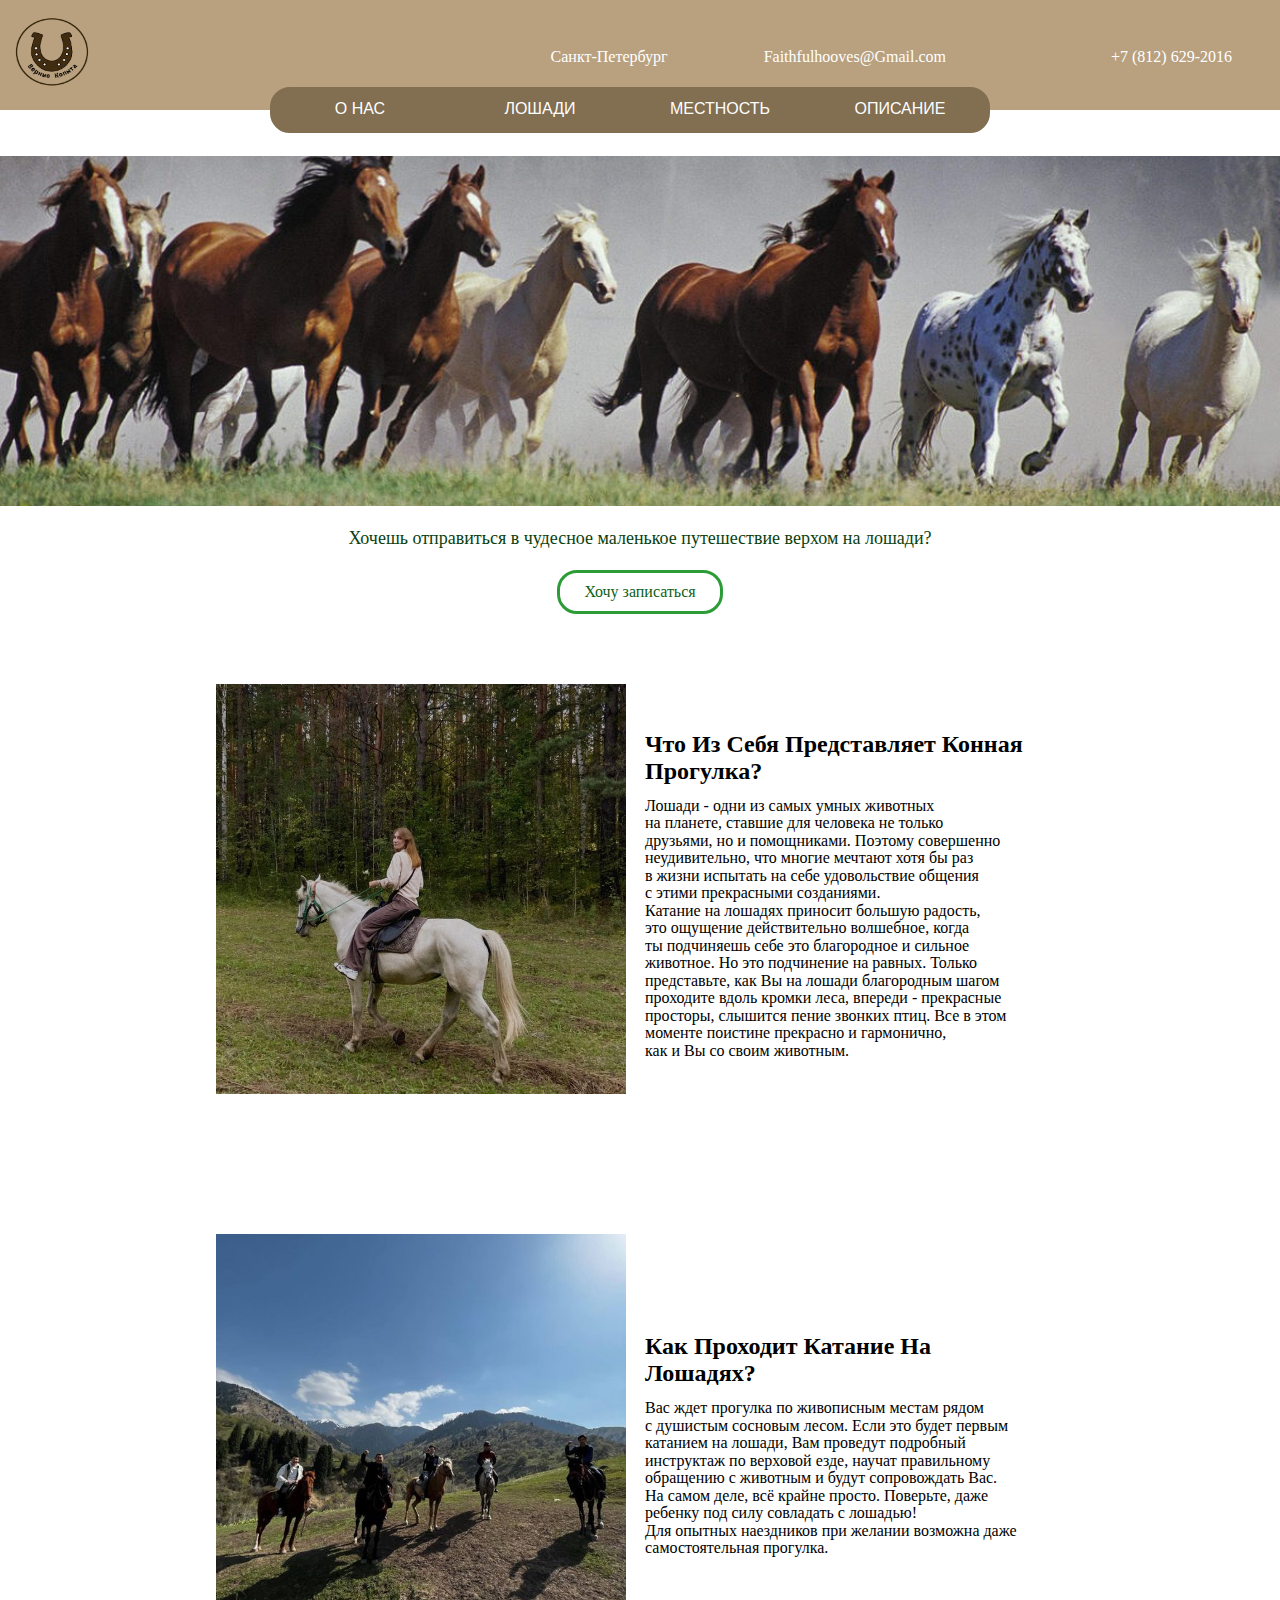
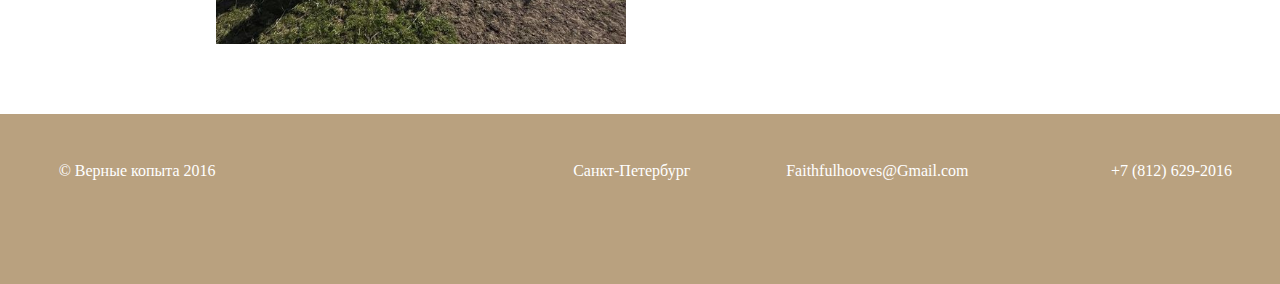
<file: Index.html>
<!DOCTYPE html>
<html lang="ru">
    <head>
        <meta charset="utf-8">
        <title>Верные копыта</title>
        <style>
          @import url(StyleIndex.css);
		  @import url(Style.css);
        </style>
    </head>
    <body>

        <div class="flex-container">
            <div class="flex-item2 item1"><img src="img/e-134788886-01.png" width="100" height="100" alt=""></div>
            <div class="flex-item item2">Санкт-Петербург</div>
            <div class="flex-item item3">Faithfulhooves@Gmail.com</div>
			<div class="flex-item item4">+7 (812) 629-2016</div>
        </div>

        <div class="btn-group2" role="group" aria-label="Basic example">
            <button class="btn btn-secondary" style="border-radius: 20px 0px 0px 20px;">О НАС
            <button class="btn btn-secondary">ЛОШАДИ
            <button class="btn btn-secondary">МЕСТНОСТЬ
            <button class="btn btn-secondary" style="border-radius: 0px 20px 20px 0px;">ОПИСАНИЕ</button>
        </div>


		<div class="wrapper exmp">
		<img src="img/koni-loshadi-tabun-begut.jpg" alt="">
		</div>
		<div class="flex-itm item5">Хочешь отправиться в чудесное маленькое путешествие верхом на лошади?</div>
		<div>
	      <a class="button" href="Form.html" style="text-decoration: none">Хочу записаться</a></div>
        </div>
		<div class="flex-container1 center">
            <div class="wrapper1 exmp1"><img src="img/7609d4d93ad501c90295bb0b2a83126f.jpg" alt=""></div>
            <div class="flex-item1 item7"><h2>Что Из Себя Представляет Конная Прогулка?</h2>
            <p>    Лошади - одни из самых умных животных </p>
<p> на планете, ставшие для человека не только </p>
<p> друзьями, но и помощниками. Поэтому совершенно </p>
<p> неудивительно, что многие мечтают хотя бы раз </p>
<p> в жизни испытать на себе удовольствие общения </p>
<p> с этими прекрасными созданиями.</p>

    <p>   Катание на лошадях приносит большую радость, </p>
<p> это ощущение действительно волшебное, когда </p>
<p> ты подчиняешь себе это благородное и сильное </p>
<p> животное. Но это подчинение на равных. Только </p>
<p> представьте, как Вы на лошади благородным шагом </p>
<p> проходите вдоль кромки леса, впереди - прекрасные </p>
<p> просторы, слышится пение звонких птиц. Все в этом </p>
<p> моменте поистине прекрасно и гармонично, </p>
<p> как и Вы со своим животным.</p></div>
        </div>
		
	     <div class="flex-container2 center">
            <div class="wrapper1 exmp1"><img src="img/e9be36d543b1cd2c8a3e0f62a675c9e8.jpg" alt=""></div>
            <div class="flex-item1 item7"><h2>Как Проходит Катание На Лошадях?</h2>
            <p>    Вас ждет прогулка по живописным местам рядом </p>
<p>с душистым сосновым лесом. Если это будет первым</p>
 <p>катанием на лошади, Вам проведут подробный</p>
 <p>инструктаж по верховой езде, научат правильному</p>
 <p>обращению с животным и будут сопровождать Вас.</p> 
<p>На самом деле, всё крайне просто. Поверьте, даже</p>
 <p>ребенку под силу совладать с лошадью!</p>
 <p>Для опытных наездников при желании возможна даже</p>
 <p>самостоятельная прогулка.</p></div>
        </div>
		
		<div class="flex-container3 ">
            <div class="flex-item item1">&copy; Верные копыта 2016</div>
            <div class="flex-item item2">Санкт-Петербург</div>
            <div class="flex-item item3">Faithfulhooves@Gmail.com</div>
			<div class="flex-item item4">+7 (812) 629-2016</div>
        </div>
</html>
</file>
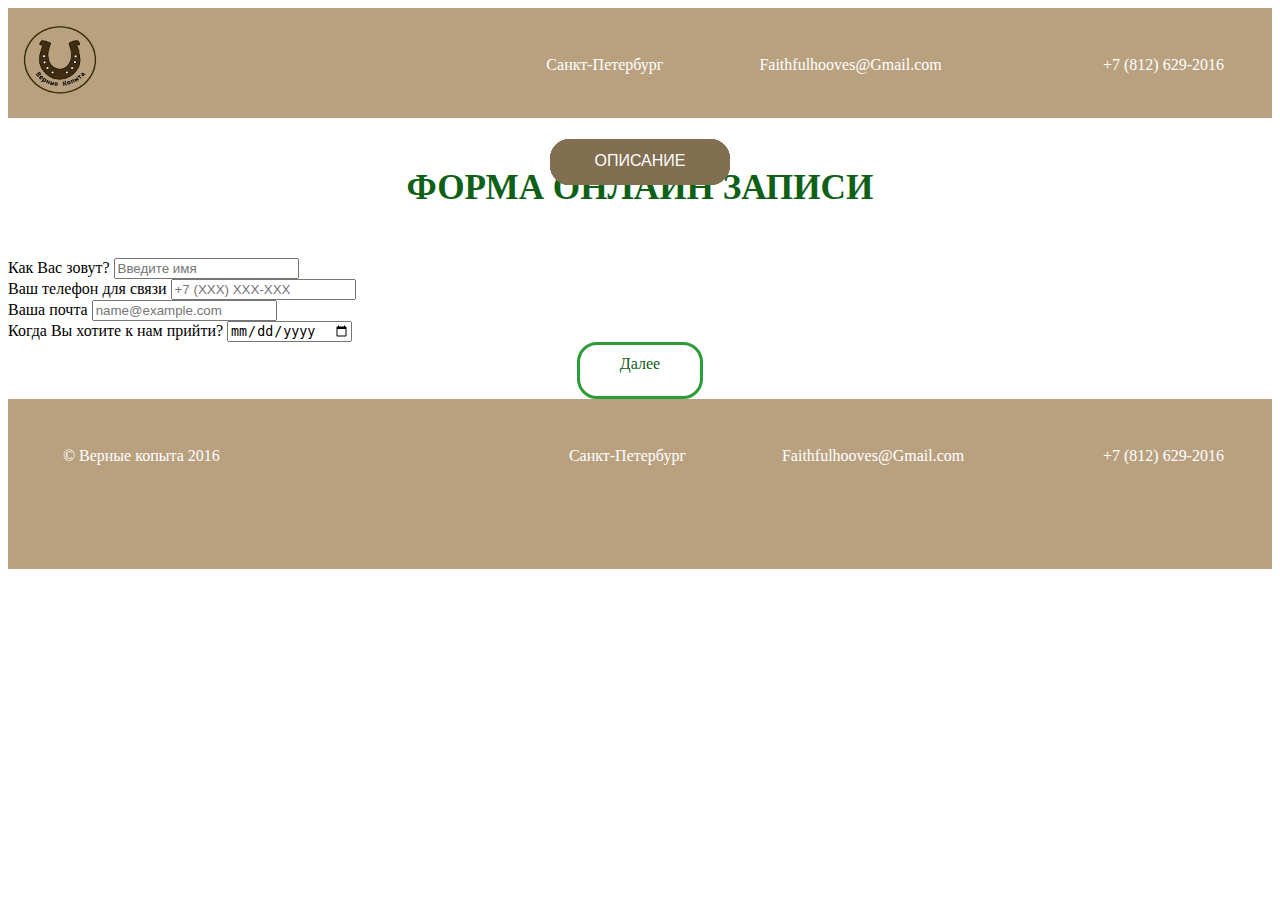
<file: Form.html>
<!doctype html>
<html lang="ru">
  <head>
    <meta charset="utf-8">
    <meta name="viewport" content="width=device-width, initial-scale=1">
	<title>Лошади</title>
    <style>
	@import url(Style.css);
	</style>
    <link href="https://cdn.jsdelivr.net/npm/bootstrap@5.0.1/dist/css/bootstrap.min.css" rel="stylesheet" integrity="sha384-+0n0xVW2eSR5OomGNYDnhzAbDsOXxcvSN1TPprVMTNDbiYZCxYbOOl7+AMvyTG2x" crossorigin="anonymous">
        <script type="text/javascript" src="https://ajax.googleapis.com/ajax/libs/jquery/1.7.1/jquery.min.js"></script>
		<script type="text/javascript" src="snow/snow.js"></script>
 </head>

  <body>
	
		<div id="snow"></div>
	
        <div class="flex-container">
            <div class="flex-item2 item1"><a href="Index.html"><img src="img/e-134788886-01.png" width="100" height="100" alt=""></a></div>
            <div class="flex-item item2">Санкт-Петербург</div>
            <div class="flex-item item3">Faithfulhooves@Gmail.com</div>
			<div class="flex-item item4">+7 (812) 629-2016</div>
        </div>
		
        <div class="btn-group" role="group" aria-label="Basic example">
            <button type="button" class="btn btn-secondary">О НАС</button>
            <button type="button" class="btn btn-secondary">ЛОШАДИ</button>
            <button type="button" class="btn btn-secondary">МЕСТНОСТЬ</button>
            <button type="button" class="btn btn-secondary">ОПИСАНИЕ</button>
        </div>

        <div class="container">
            <div class="grid-item color1 special-item"><h1>ФОРМА ОНЛАЙН ЗАПИСИ</h1></div>
        </div>
		
<div class="container">
  <div class="row align-items-center">
    <div class="col">
    </div>
    <div class="col">
      <div class="mb-3">
         <label for="exampleFormControlInput1" class="form-label">Как Вас зовут?</label>
         <input type="email" class="form-control" id="exampleFormControlInput1" placeholder="Введите имя">
		 <div class="mb-3"></div>
         <label for="exampleFormControlInput1" class="form-label">Ваш телефон для связи</label>
         <input type="email" class="form-control" id="exampleFormControlInput2" placeholder="+7 (ХХХ) ХХХ-ХХХ">
		 <div class="mb-3"></div>
         <label for="exampleFormControlInput1" class="form-label">Ваша почта</label>
         <input type="email" class="form-control" id="exampleFormControlInput3" placeholder="name@example.com">
		 <div class="mb-3"></div>
		 <label for="exampleFormControlInput1" class="form-label">Когда Вы хотите к нам прийти?</label>
         <input type="date" class="form-control" id="exampleFormControlInput4">
		 <div class="mb-3"></div>
      </div>
    </div>
    <div class="col">
    </div>
  </div>
  <div class="mb-5">
    <div>
	   <a class="button2"  href="Horse.html" style="text-decoration: none">Далее</a>
	</div>
  </div>
</div>	

  			<div class="flex-container3 ">
            <div class="flex-item item1">&copy; Верные копыта 2016</div>
            <div class="flex-item item2">Санкт-Петербург</div>
            <div class="flex-item item3">Faithfulhooves@Gmail.com</div>
			<div class="flex-item item4">+7 (812) 629-2016</div>
	</div>		
			
    <script src="https://cdn.jsdelivr.net/npm/bootstrap@5.0.1/dist/js/bootstrap.bundle.min.js" integrity="sha384-gtEjrD/SeCtmISkJkNUaaKMoLD0//ElJ19smozuHV6z3Iehds+3Ulb9Bn9Plx0x4" crossorigin="anonymous"></script>
  </body>
</html>
</file>
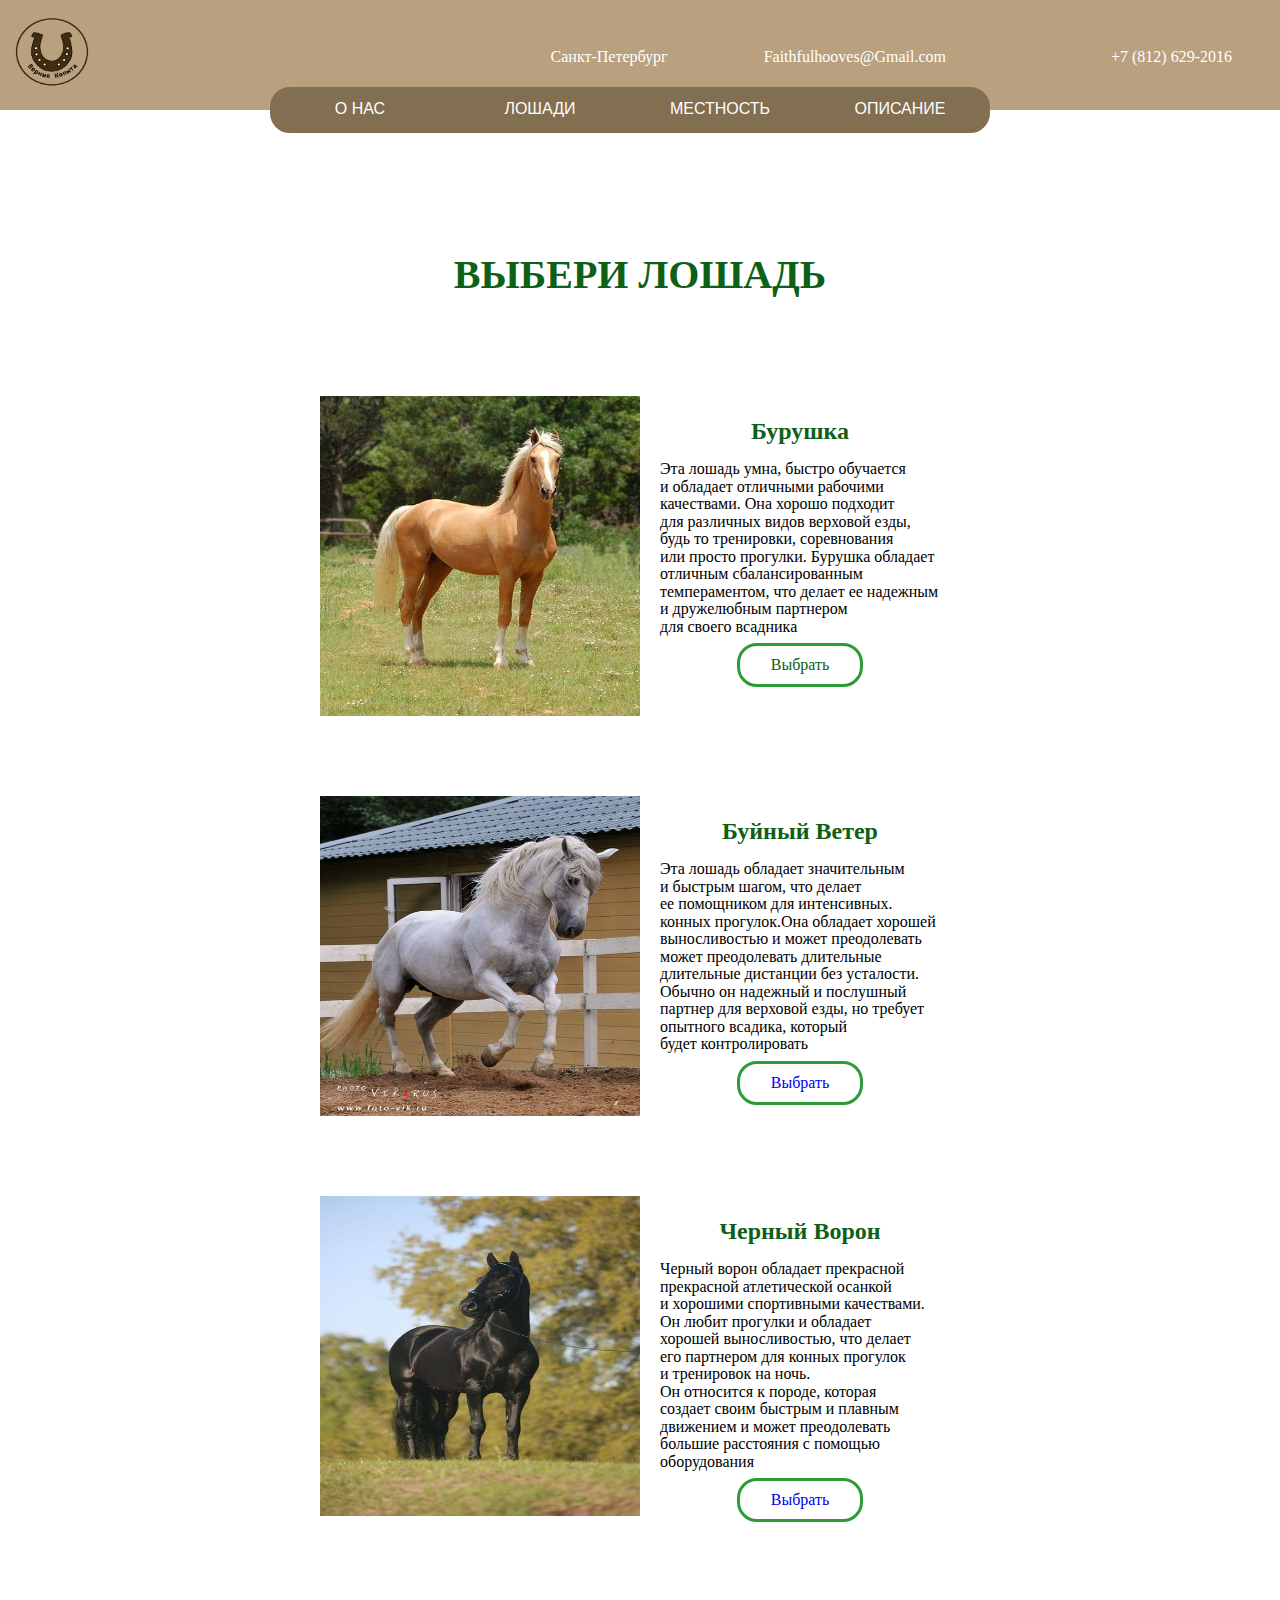
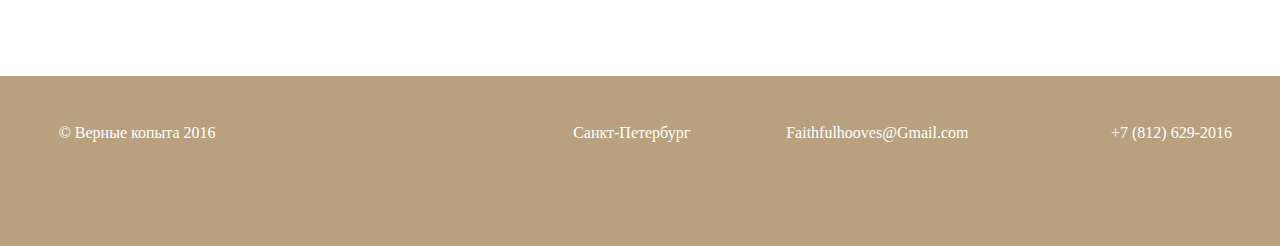
<file: Horse.html>
<!DOCTYPE html>
<html lang="ru">
    <head>
        <meta charset="utf-8">
        <title>Лошади</title>
        <style>
		
		@import url(Style.css);
		
		  h1 {
             color: #0E6017;
             font-family: "Times New Roman", Georgia;
			 font-size:40px;
             line-height: 1.3em;
             text-align: center;
             padding: 40px;
          }
		  
		  h2 {
             color: #0E6017;
             font-family: "Times New Roman", Georgia, Serif;
             line-height: 1.3em;
             text-align: center;
             padding: 0.5px;
          }
		  
		  p {
             color: #FFFFF;
             font-family: "Times New Roman", Georgia, Serif;
	         line-height:1.5px;
             padding-left:20px;
          }
		  
		  body{
	         margin:0;
	  }
        </style>
    </head>
    <body>
        <div class="flex-container">
            <div class="flex-item2 item1"><a href="Index.html"><img src="img/e-134788886-01.png" width="100" height="100" alt=""></a></div>
            <div class="flex-item item2">Санкт-Петербург</div>
            <div class="flex-item item3">Faithfulhooves@Gmail.com</div>
			<div class="flex-item item4">+7 (812) 629-2016</div>
        </div>
		
        <div class="btn-group2" role="group" aria-label="Basic example">
            <button type="button" class="btn btn-secondary" style="border-radius: 20px 0px 0px 20px;">О НАС
            <button type="button" class="btn btn-secondary">ЛОШАДИ
            <button type="button" class="btn btn-secondary">МЕСТНОСТЬ
            <button type="button" class="btn btn-secondary" style="border-radius: 0px 20px 20px 0px;">ОПИСАНИЕ
        </div>
		
        <div class="grid-container">
            <div class="grid-item color1 special-item"><h1>ВЫБЕРИ ЛОШАДЬ</h1></div>
            <div class="grid-item color3"></div>
            <div><img src="img/ae8a38e53835e65f25cb399ac4ee51a3.jpg" width="100%" height="100%"></div>
            <div>
			<h2>Бурушка</h2>
			<p>Эта лошадь умна, быстро обучается</p>
            <p>и обладает отличными рабочими</p>
            <p>качествами. Она хорошо подходит</p>
            <p>для различных видов верховой езды,</p>
            <p>будь то тренировки, соревнования</p>
            <p>или просто прогулки. Бурушка обладает</p>
            <p>отличным сбалансированным</p>
			<p>темпераментом, что делает ее надежным</p>
			<p>и дружелюбным партнером</p>
			<p>для своего всадника</p>
			<div>
			  <a class="button" href="Index.html" style="text-decoration: none">Выбрать</a>
			</div></div>
            <div class="grid-item color1"></div>
            <div class="grid-item color2 special-item"></div>
            <div class="special-item1"><img src="img/d7b5f21da46889da78867ae095742f2f.jpg" width="100%" height="100%"></div>
			<div>
			<h2>Буйный Ветер</h2>
			<p>Эта лошадь обладает значительным</p>
            <p>и быстрым шагом, что делает</p>
            <p>ее помощником для интенсивных.</p>
            <p>конных прогулок.Она обладает хорошей</p>
            <p>выносливостью и может преодолевать</p>
            <p>может преодолевать длительные</p>
			<p>длительные дистанции без усталости.</p>
			<p>Обычно он надежный и послушный</p>
			<p>партнер для верховой езды, но требует</p>
			<p>опытного всадика, который </p>
			<p>будет контролировать</p>
			<div class="button"><a href="Index.html" style="text-decoration: none">Выбрать</a></div></div>
            <div class="grid-item color2 special-item"></div>
			<div class="special-item1 "><img src="img/7f4befb486f14b5efe1bacd15643e24d.jpg" width="100%" height="100%"></div>
			<div>
			<h2>Черный Ворон</h2>
			<p>Черный ворон обладает прекрасной</p>
            <p>прекрасной атлетической осанкой</p>
            <p>и хорошими спортивными качествами.</p>
            <p>Он любит прогулки и обладает</p>
            <p>хорошей выносливостью, что делает</p>
            <p>его партнером для конных прогулок</p>
			<p>и тренировок на ночь.</p>
			<p>Он относится к породе, которая</p>
			<p>создает своим быстрым и плавным</p>
			<p>движением и может преодолевать</p>
			<p>большие расстояния с помощью</p>
			<p>оборудования</p>
			<div class="button"><a href="Index.html" style="text-decoration: none">Выбрать</a></div></div>
			<div class="grid-item color2 special-item"></div>
			</div>
			
			<div class="flex-container3 ">
            <div class="flex-item item1">&copy; Верные копыта 2016</div>
            <div class="flex-item item2">Санкт-Петербург</div>
            <div class="flex-item item3">Faithfulhooves@Gmail.com</div>
			<div class="flex-item item4">+7 (812) 629-2016</div>
            </div>
    </body>
</html>
</html>
</file>
